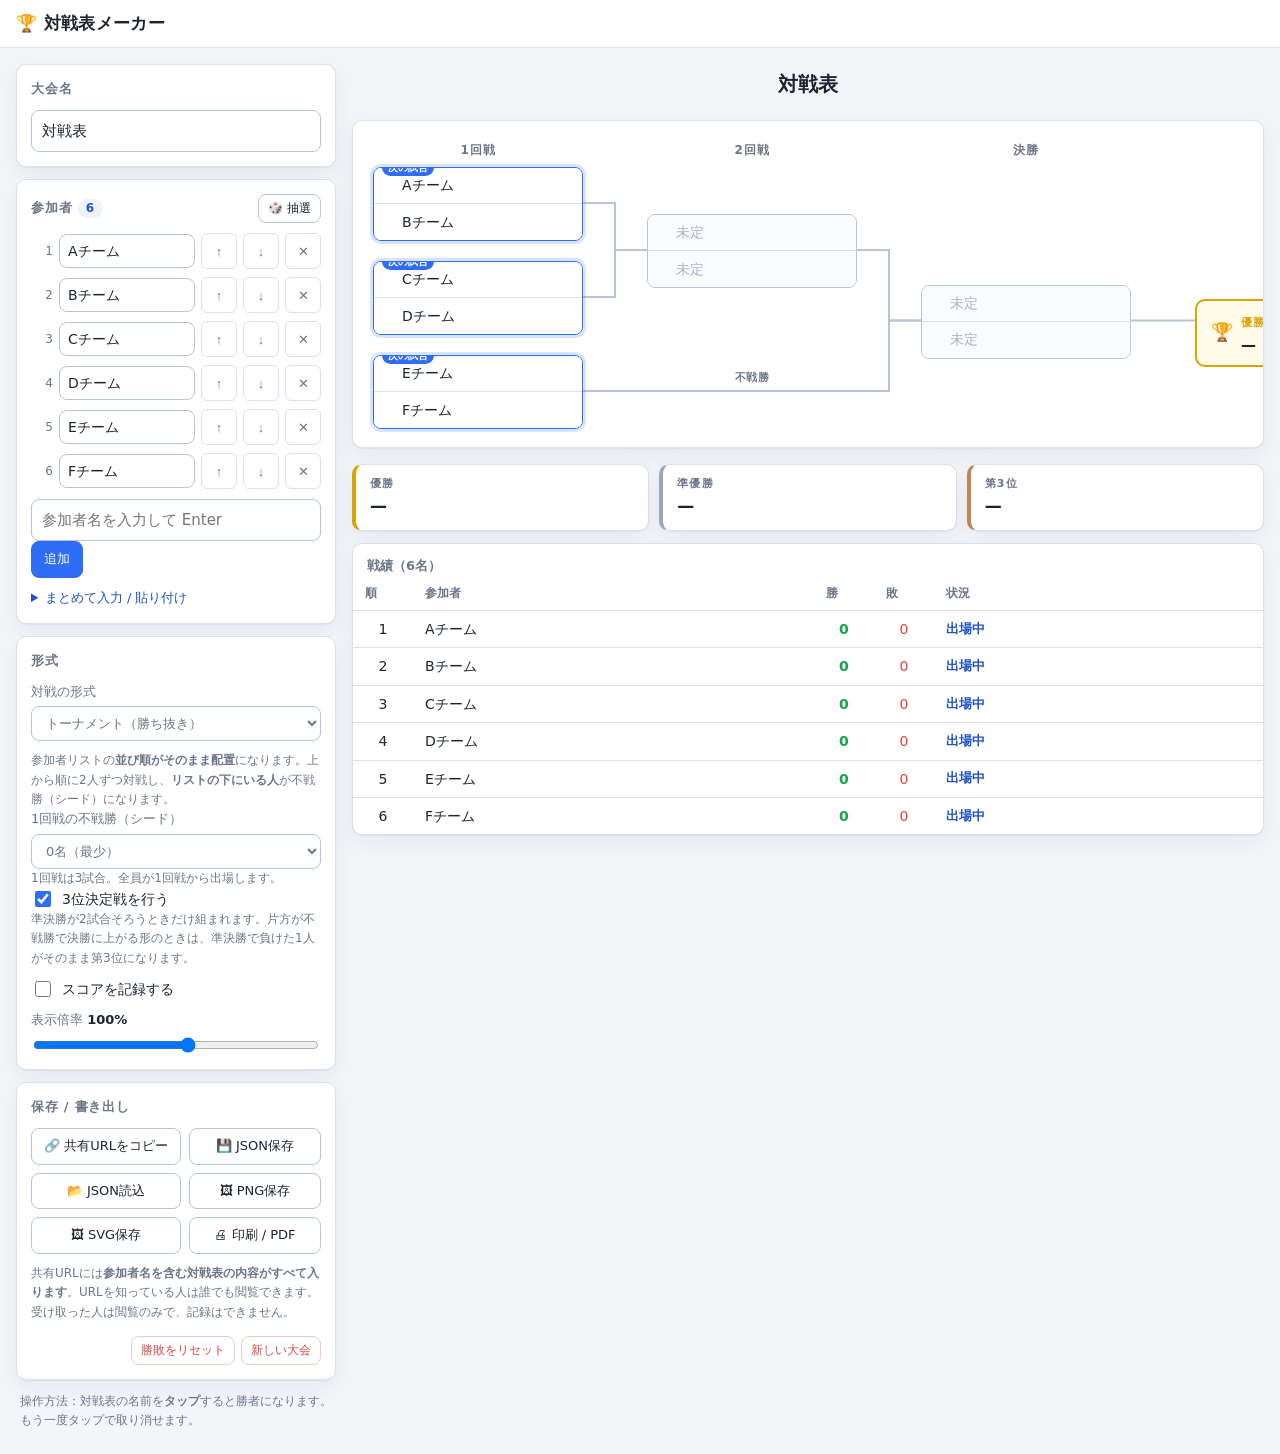
<file: index.html>
<!DOCTYPE html>
<html lang="ja">
<head>
<meta charset="UTF-8">
<meta name="viewport" content="width=device-width, initial-scale=1">
<title>対戦表メーカー</title>
<meta name="description" content="参加者名を入れるだけでトーナメント表・リーグ表を作成。クリックで勝敗を記録できます。">
<link rel="stylesheet" href="assets/style.css">
<link rel="icon" href="data:image/svg+xml,<svg xmlns='http://www.w3.org/2000/svg' viewBox='0 0 16 16'><text y='13' font-size='13'>🏆</text></svg>">
</head>
<body>

<header class="topbar">
  <h1 class="brand">🏆 対戦表メーカー</h1>
  <div class="topbar-actions">
    <button type="button" id="btn-toggle-panel" class="btn ghost">設定パネル</button>
  </div>
</header>

<!-- 共有URLで開いたときだけ表示する -->
<div class="view-banner" id="view-banner" hidden>
  <span>この対戦表は<b>共有された時点のもの</b>です。最新の状況は主催者に確認してください。</span>
  <a class="btn small" href="./">自分で作る</a>
</div>

<div class="layout">

  <!-- ========== 左：設定パネル ========== -->
  <aside class="panel" id="panel">

    <section class="card">
      <h2>大会名</h2>
      <input type="text" id="title" class="input" placeholder="第1回 社内大会" autocomplete="off">
    </section>

    <section class="card">
      <div class="card-head">
        <h2>参加者 <span class="badge" id="player-count">0</span></h2>
        <div class="row-actions">
          <button type="button" id="btn-shuffle" class="btn small" title="組み合わせを抽選します">🎲 抽選</button>
        </div>
      </div>

      <ul class="player-list" id="player-list"></ul>
      <p class="hint" id="size-warning" hidden></p>

      <form id="add-form" class="add-row">
        <input type="text" id="add-input" class="input" placeholder="参加者名を入力して Enter" autocomplete="off">
        <button type="submit" class="btn primary">追加</button>
      </form>

      <details class="bulk">
        <summary>まとめて入力 / 貼り付け</summary>
        <p class="hint">1行に1名。カンマ区切りにも対応しています。</p>
        <textarea id="bulk-text" class="input textarea" rows="7" placeholder="Aチーム&#10;Bチーム&#10;Cチーム"></textarea>
        <div class="row-actions end">
          <button type="button" id="btn-bulk-apply" class="btn primary small">この内容で作成</button>
        </div>
      </details>
    </section>

    <section class="card">
      <h2>形式</h2>
      <label class="field">
        <span>対戦の形式</span>
        <select id="format" class="input">
          <option value="tournament">トーナメント（勝ち抜き）</option>
          <option value="league">リーグ（総当たり）</option>
        </select>
      </label>

      <div id="tournament-opts">
        <p class="hint">参加者リストの<b>並び順がそのまま配置</b>になります。上から順に2人ずつ対戦し、<b>リストの下にいる人</b>が不戦勝（シード）になります。</p>
        <label class="field">
          <span>1回戦の不戦勝（シード）</span>
          <select id="bye-count" class="input"></select>
        </label>
        <p class="hint" id="bye-hint"></p>
        <label class="check"><input type="checkbox" id="opt-third"> 3位決定戦を行う</label>
        <p class="hint">準決勝が2試合そろうときだけ組まれます。片方が不戦勝で決勝に上がる形のときは、準決勝で負けた1人がそのまま第3位になります。</p>
      </div>

      <div id="league-opts" hidden>
        <p class="hint">全員が1回ずつ対戦します。順位は<b>勝点（勝3・分1・敗0）→ 得失点差 → 総得点</b>の順に比較して決めます。</p>
        <p class="hint" id="league-hint"></p>
      </div>

      <label class="check"><input type="checkbox" id="opt-score"> スコアを記録する</label>
      <label class="field">
        <span>表示倍率 <b id="zoom-label">100%</b></span>
        <input type="range" id="zoom" min="40" max="150" step="5" value="100">
      </label>
    </section>

    <section class="card">
      <h2>保存 / 書き出し</h2>
      <div class="grid-btns">
        <button type="button" id="btn-share" class="btn">🔗 共有URLをコピー</button>
        <button type="button" id="btn-export-json" class="btn">💾 JSON保存</button>
        <button type="button" id="btn-import-json" class="btn">📂 JSON読込</button>
        <button type="button" id="btn-export-png" class="btn">🖼 PNG保存</button>
        <button type="button" id="btn-export-svg" class="btn">🖼 SVG保存</button>
        <button type="button" id="btn-print" class="btn">🖨 印刷 / PDF</button>
      </div>
      <p class="hint">共有URLには<b>参加者名を含む対戦表の内容がすべて入ります</b>。URLを知っている人は誰でも閲覧できます。受け取った人は閲覧のみで、記録はできません。</p>
      <input type="file" id="file-json" accept="application/json,.json" hidden>
      <div class="row-actions end mt">
        <button type="button" id="btn-reset-results" class="btn small danger-ghost">勝敗をリセット</button>
        <button type="button" id="btn-new" class="btn small danger-ghost">新しい大会</button>
      </div>
    </section>

    <p class="foot-hint" id="foot-hint"></p>
  </aside>

  <!-- ========== 右：対戦表 ========== -->
  <main class="main">
    <div id="board-title" class="board-title"></div>

    <div class="viewport" id="viewport">
      <div class="bracket-scale" id="bracket-scale">
        <div class="bracket" id="bracket" aria-label="トーナメント表"></div>
        <div class="league" id="league" hidden aria-label="リーグ表"></div>
      </div>
      <p class="empty-msg" id="empty-msg">参加者を2名以上追加すると、対戦表が表示されます。</p>
    </div>

    <section class="results" id="results"></section>
  </main>
</div>

<!-- リーグの記録欄 -->
<div class="overlay" id="record-overlay" hidden>
  <div class="dialog" role="dialog" aria-modal="true" aria-labelledby="rec-title">
    <h3 id="rec-title">対戦の記録</h3>
    <div class="rec-players">
      <div class="rec-row"><span class="rec-name" id="rec-name-a"></span><input type="number" id="rec-score-a" class="input rec-score" min="0" step="1" placeholder="-" aria-label="左側のスコア"></div>
      <div class="rec-vs">対</div>
      <div class="rec-row"><span class="rec-name" id="rec-name-b"></span><input type="number" id="rec-score-b" class="input rec-score" min="0" step="1" placeholder="-" aria-label="右側のスコア"></div>
    </div>
    <div class="rec-btns">
      <button type="button" id="rec-win-a" class="btn"></button>
      <button type="button" id="rec-draw" class="btn">引き分け</button>
      <button type="button" id="rec-win-b" class="btn"></button>
    </div>
    <div class="rec-foot">
      <button type="button" id="rec-clear" class="btn small danger-ghost">未記録に戻す</button>
      <button type="button" id="rec-close" class="btn small">閉じる</button>
    </div>
  </div>
</div>

<div class="toast" id="toast" role="status" aria-live="polite"></div>

<script src="assets/app.js"></script>
</body>
</html>
</file>
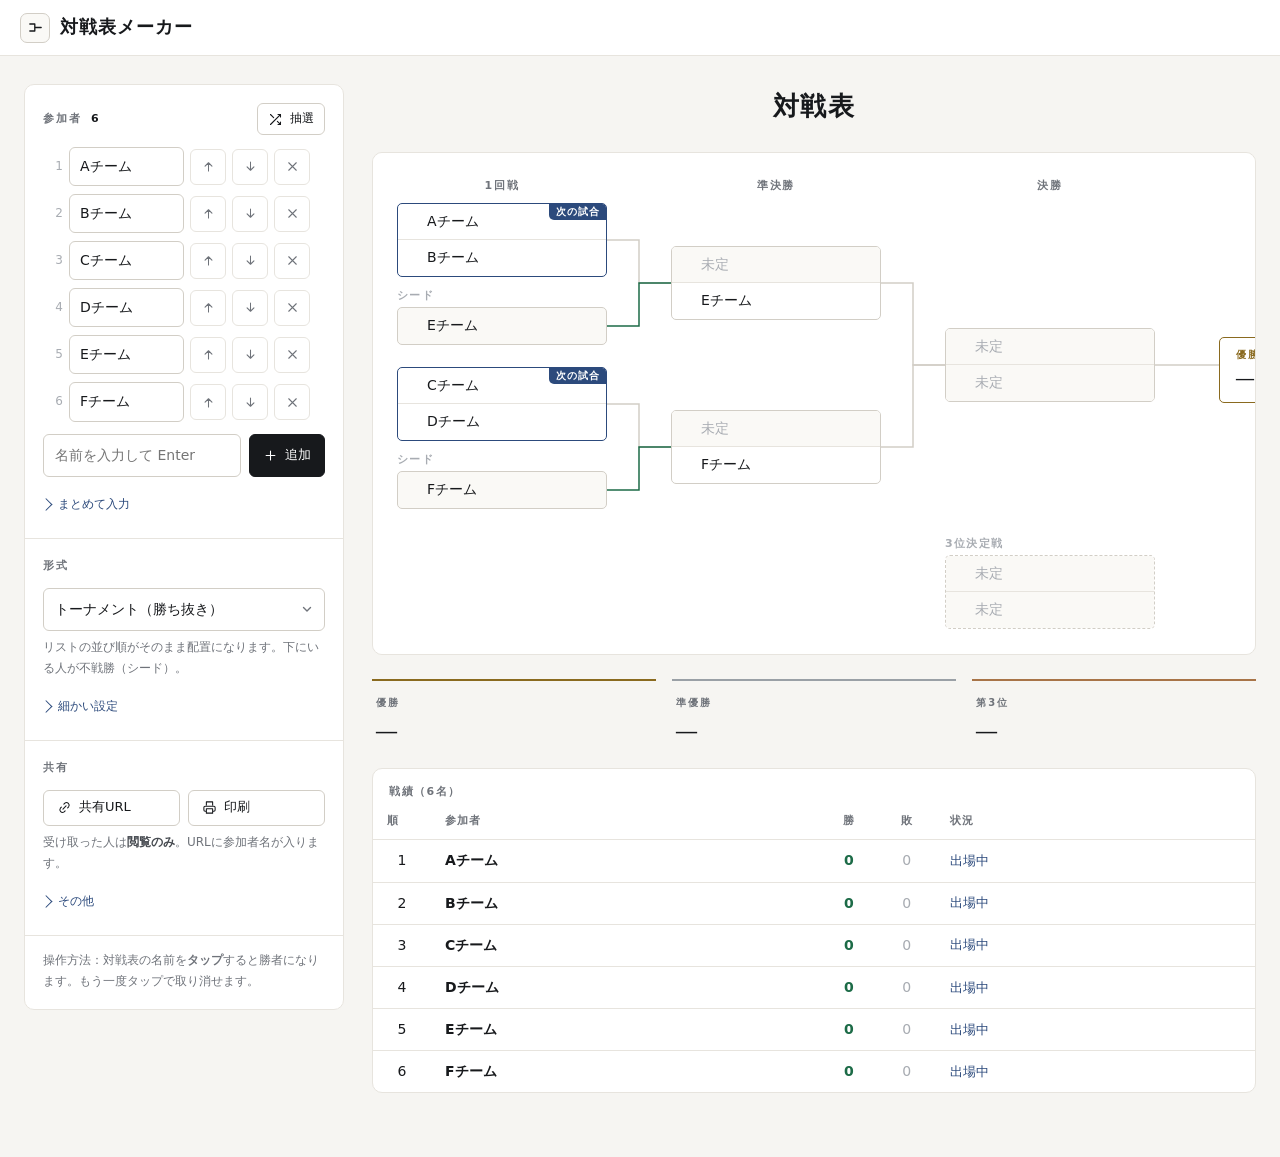
<file: public/index.html>
<!DOCTYPE html>
<html lang="ja">
<head>
<meta charset="UTF-8">
<meta name="viewport" content="width=device-width, initial-scale=1">
<title>対戦表メーカー</title>
<meta name="description" content="参加者名を入れるだけでトーナメント表・リーグ表を作成。タップで勝敗を記録できます。">
<meta name="theme-color" content="#f6f5f2">
<link rel="stylesheet" href="assets/style.css">
<link rel="icon" href="data:image/svg+xml,<svg xmlns='http://www.w3.org/2000/svg' viewBox='0 0 24 24' fill='none' stroke='%2317191c' stroke-width='2' stroke-linecap='round'><path d='M4 7h7M4 17h7M11 7v10M11 12h9'/></svg>">
</head>
<body>

<!-- アイコン。絵文字は使わず、線画で統一する -->
<svg class="sprite" aria-hidden="true" focusable="false">
  <symbol id="i-mark" viewBox="0 0 24 24"><path d="M4 7h7M4 17h7M11 7v10M11 12h9"/></symbol>
  <symbol id="i-link" viewBox="0 0 24 24"><path d="M9.5 14.5l5-5M11 6.5l1.6-1.6a4.3 4.3 0 016 6L17 12.5M13 17.5l-1.6 1.6a4.3 4.3 0 01-6-6L7 11.5"/></symbol>
  <symbol id="i-download" viewBox="0 0 24 24"><path d="M12 3v12M7.5 10.5L12 15l4.5-4.5M4 20h16"/></symbol>
  <symbol id="i-upload" viewBox="0 0 24 24"><path d="M12 15V3M7.5 7.5L12 3l4.5 4.5M4 20h16"/></symbol>
  <symbol id="i-image" viewBox="0 0 24 24"><path d="M4 5h16v14H4zM4 16l4.5-4.5L13 16l3-3 4 4"/><circle cx="9" cy="9" r="1.3"/></symbol>
  <symbol id="i-print" viewBox="0 0 24 24"><path d="M7 8V3h10v5M7 18H5a2 2 0 01-2-2v-4a2 2 0 012-2h14a2 2 0 012 2v4a2 2 0 01-2 2h-2M7 14h10v7H7z"/></symbol>
  <symbol id="i-shuffle" viewBox="0 0 24 24"><path d="M16 4h4v4M20 4l-6.5 6.5M16 20h4v-4M20 20l-5-5M4 4l5 5M4 20L20 4"/></symbol>
  <symbol id="i-plus" viewBox="0 0 24 24"><path d="M12 5v14M5 12h14"/></symbol>
  <symbol id="i-up" viewBox="0 0 24 24"><path d="M12 19V6M6.5 11.5L12 6l5.5 5.5"/></symbol>
  <symbol id="i-down" viewBox="0 0 24 24"><path d="M12 5v13M6.5 12.5L12 18l5.5-5.5"/></symbol>
  <symbol id="i-close" viewBox="0 0 24 24"><path d="M6 6l12 12M18 6L6 18"/></symbol>
  <symbol id="i-menu" viewBox="0 0 24 24"><path d="M4 7h16M4 12h16M4 17h16"/></symbol>
</svg>

<header class="topbar">
  <div class="brand">
    <span class="brand-badge"><svg class="brand-mark" aria-hidden="true"><use href="#i-mark"/></svg></span>
    <span class="brand-name">対戦表メーカー</span>
  </div>
  <button type="button" id="btn-toggle-panel" class="btn quiet">
    <svg class="i" aria-hidden="true"><use href="#i-menu"/></svg>設定
  </button>
</header>

<!-- 共有URLで開いたときだけ表示する -->
<div class="view-banner" id="view-banner" hidden>
  <span>この対戦表は<b>共有された時点のもの</b>です。最新の状況は主催者に確認してください。</span>
  <a class="btn small" href="./">自分で作る</a>
</div>

<div class="layout">

  <!-- ========== 左：設定 ==========
       よく使うものだけを常時表示し、それ以外は折りたたむ -->
  <aside class="panel" id="panel">

    <section class="block">
      <div class="block-head">
        <h2 class="block-title">参加者 <span class="count" id="player-count">0</span></h2>
        <button type="button" id="btn-shuffle" class="btn small" title="組み合わせをランダムに入れ替えます">
          <svg class="i" aria-hidden="true"><use href="#i-shuffle"/></svg>抽選
        </button>
      </div>

      <ul class="player-list" id="player-list"></ul>
      <p class="note warn" id="size-warning" hidden></p>

      <form id="add-form" class="add-row">
        <input type="text" id="add-input" class="input" placeholder="名前を入力して Enter" autocomplete="off">
        <button type="submit" class="btn primary" aria-label="参加者を追加">
          <svg class="i" aria-hidden="true"><use href="#i-plus"/></svg>追加
        </button>
      </form>

      <details class="fold bulk">
        <summary>まとめて入力</summary>
        <div class="fold-body">
          <textarea id="bulk-text" class="input textarea" rows="6" placeholder="1行に1名。カンマ区切りも可&#10;&#10;Aチーム&#10;Bチーム"></textarea>
          <div class="row end">
            <button type="button" id="btn-bulk-apply" class="btn primary small">この内容で作成</button>
          </div>
        </div>
      </details>
    </section>

    <section class="block">
      <h2 class="block-title">形式</h2>
      <select id="format" class="input" aria-label="対戦の形式">
        <option value="tournament">トーナメント（勝ち抜き）</option>
        <option value="league">リーグ（総当たり）</option>
      </select>
      <p class="note" id="format-hint"></p>

      <details class="fold" id="detail-opts">
        <summary>細かい設定</summary>
        <div class="fold-body">
          <div id="tournament-opts">
            <div class="field">
              <label for="bye-count">1回戦の不戦勝（シード）</label>
              <select id="bye-count" class="input"></select>
              <p class="note" id="bye-hint"></p>
            </div>
            <label class="check"><input type="checkbox" id="opt-third"><span>3位決定戦を行う</span></label>
            <p class="note">準決勝が2試合そろうときだけ組まれます。片方が不戦勝で決勝に上がる形のときは、準決勝で負けた1人がそのまま第3位になります。</p>
          </div>

          <div id="league-opts" hidden>
            <p class="note">順位は<b>勝点（勝3・分1・敗0）→ 得失点差 → 総得点</b>の順に比較します。同じなら同順位で並べます。</p>
          </div>

          <label class="check"><input type="checkbox" id="opt-score"><span>スコアを記録する</span></label>

          <div class="field">
            <label for="zoom">表示倍率 <b id="zoom-label">100%</b></label>
            <input type="range" id="zoom" min="40" max="150" step="5" value="100">
          </div>
        </div>
      </details>
    </section>

    <section class="block">
      <h2 class="block-title">共有</h2>
      <div class="btn-grid">
        <button type="button" id="btn-share" class="btn"><svg class="i" aria-hidden="true"><use href="#i-link"/></svg>共有URL</button>
        <button type="button" id="btn-print" class="btn"><svg class="i" aria-hidden="true"><use href="#i-print"/></svg>印刷</button>
      </div>
      <p class="note">受け取った人は<b>閲覧のみ</b>。URLに参加者名が入ります。</p>

      <details class="fold">
        <summary>その他</summary>
        <div class="fold-body">
          <div class="btn-grid">
            <button type="button" id="btn-export-json" class="btn"><svg class="i" aria-hidden="true"><use href="#i-download"/></svg>JSON保存</button>
            <button type="button" id="btn-import-json" class="btn"><svg class="i" aria-hidden="true"><use href="#i-upload"/></svg>JSON読込</button>
            <button type="button" id="btn-export-png" class="btn"><svg class="i" aria-hidden="true"><use href="#i-image"/></svg>PNG</button>
            <button type="button" id="btn-export-svg" class="btn"><svg class="i" aria-hidden="true"><use href="#i-image"/></svg>SVG</button>
          </div>
          <input type="file" id="file-json" accept="application/json,.json" hidden>
          <div class="row end">
            <button type="button" id="btn-reset-results" class="btn small danger">勝敗をリセット</button>
            <button type="button" id="btn-new" class="btn small danger">新しい大会</button>
          </div>
        </div>
      </details>
    </section>

    <p class="panel-foot" id="foot-hint"></p>
  </aside>

  <!-- ========== 右：対戦表 ========== -->
  <main class="main">
    <!-- 大会名は見出しをそのまま書き換える -->
    <input type="text" id="title" class="board-title" placeholder="大会名を入力" autocomplete="off" aria-label="大会名">

    <div class="viewport" id="viewport">
      <div class="bracket-scale" id="bracket-scale">
        <div class="bracket" id="bracket" aria-label="トーナメント表"></div>
        <div class="league" id="league" hidden aria-label="リーグ表"></div>
      </div>
      <p class="empty-msg" id="empty-msg">参加者を2名以上追加すると、対戦表が表示されます。</p>
    </div>

    <section class="results" id="results"></section>
  </main>
</div>

<!-- リーグの記録欄 -->
<div class="overlay" id="record-overlay" hidden>
  <div class="dialog" role="dialog" aria-modal="true" aria-labelledby="rec-title">
    <div class="dialog-head">
      <h3 id="rec-title">対戦の記録</h3>
      <button type="button" id="rec-close" class="icon-btn" title="閉じる" aria-label="閉じる"><svg class="i" aria-hidden="true"><use href="#i-close"/></svg></button>
    </div>
    <div class="rec-players">
      <div class="rec-row">
        <span class="rec-name" id="rec-name-a"></span>
        <input type="number" id="rec-score-a" class="input rec-score" min="0" step="1" placeholder="-" aria-label="左側のスコア">
      </div>
      <div class="rec-vs">対</div>
      <div class="rec-row">
        <span class="rec-name" id="rec-name-b"></span>
        <input type="number" id="rec-score-b" class="input rec-score" min="0" step="1" placeholder="-" aria-label="右側のスコア">
      </div>
    </div>
    <div class="rec-btns">
      <button type="button" id="rec-win-a" class="btn"></button>
      <button type="button" id="rec-draw" class="btn">引き分け</button>
      <button type="button" id="rec-win-b" class="btn"></button>
    </div>
    <div class="rec-foot">
      <button type="button" id="rec-clear" class="btn small danger">未記録に戻す</button>
    </div>
  </div>
</div>

<div class="toast" id="toast" role="status" aria-live="polite"></div>

<script src="assets/app.js"></script>
</body>
</html>
</file>
<file: assets/style.css>
/* ===========================================================
   トーナメント表メーカー / スタイル
   =========================================================== */

:root {
  --bg: #f3f5f9;
  --surface: #ffffff;
  --line: #d9dfeb;
  --line-strong: #b9c3d6;
  --text: #1d2430;
  --muted: #6b7688;
  --primary: #2f6df6;
  --primary-dark: #1f52c9;
  --win: #16a34a;
  --win-bg: #e8f7ee;
  --lose: #94a3b8;
  --gold: #d9a300;
  --danger: #d94848;
  --radius: 10px;
  --shadow: 0 1px 2px rgba(20, 30, 60, .06), 0 8px 24px rgba(20, 30, 60, .06);

  /* トーナメント表のレイアウト定数（app.js の LAYOUT と一致させること） */
  --match-w: 210px;
  --slot-h: 36px;
}

* { box-sizing: border-box; }

html, body {
  margin: 0;
  padding: 0;
  background: var(--bg);
  color: var(--text);
  font-family: "Hiragino Kaku Gothic ProN", "Yu Gothic", "Meiryo", system-ui, -apple-system, "Segoe UI", sans-serif;
  font-size: 15px;
  line-height: 1.6;
}

h1, h2 { margin: 0; font-weight: 700; }

/* ---------- ヘッダ ---------- */
.topbar {
  display: flex;
  align-items: center;
  justify-content: space-between;
  gap: 12px;
  padding: 10px 16px;
  background: var(--surface);
  border-bottom: 1px solid var(--line);
  position: sticky;
  top: 0;
  z-index: 20;
}
.brand { font-size: 17px; letter-spacing: .02em; }
.topbar-actions { display: flex; gap: 8px; }
#btn-toggle-panel { display: none; }

/* ---------- レイアウト ---------- */
.layout {
  display: grid;
  grid-template-columns: 320px minmax(0, 1fr);
  align-items: start;
  gap: 16px;
  padding: 16px;
  max-width: 1600px;
  margin: 0 auto;
}
.panel { display: flex; flex-direction: column; gap: 12px; position: sticky; top: 64px; }
.main { min-width: 0; display: flex; flex-direction: column; gap: 16px; }

/* ---------- カード ---------- */
.card {
  background: var(--surface);
  border: 1px solid var(--line);
  border-radius: var(--radius);
  box-shadow: var(--shadow);
  padding: 14px;
  display: flex;
  flex-direction: column;
  gap: 10px;
}
.card h2 { font-size: 13px; color: var(--muted); letter-spacing: .06em; }
.card-head { display: flex; align-items: center; justify-content: space-between; gap: 8px; }
.badge {
  display: inline-block;
  background: #eef2fb;
  color: var(--primary-dark);
  border-radius: 999px;
  padding: 0 8px;
  font-size: 12px;
  font-weight: 700;
}

/* ---------- フォーム部品 ---------- */
.input {
  width: 100%;
  padding: 8px 10px;
  border: 1px solid var(--line-strong);
  border-radius: 8px;
  background: #fff;
  color: inherit;
  font: inherit;
}
.input:focus { outline: 2px solid rgba(47, 109, 246, .35); outline-offset: 1px; border-color: var(--primary); }
.textarea { resize: vertical; font-size: 14px; line-height: 1.5; }
.field { display: flex; flex-direction: column; gap: 4px; font-size: 13px; color: var(--muted); }
.field b { color: var(--text); }
.check { display: flex; align-items: center; gap: 8px; font-size: 14px; cursor: pointer; }
.check input { width: 16px; height: 16px; accent-color: var(--primary); }

.btn {
  padding: 7px 12px;
  border: 1px solid var(--line-strong);
  border-radius: 8px;
  background: #fff;
  color: var(--text);
  font: inherit;
  font-size: 13px;
  cursor: pointer;
  white-space: nowrap;
  transition: background .12s, border-color .12s, transform .05s;
}
.btn:hover { background: #f1f4fa; border-color: var(--primary); }
.btn:active { transform: translateY(1px); }
.btn.primary { background: var(--primary); border-color: var(--primary); color: #fff; }
.btn.primary:hover { background: var(--primary-dark); }
.btn.small { padding: 4px 9px; font-size: 12px; }
.btn.ghost { border-color: transparent; background: #eef2fb; }
.btn.danger-ghost { color: var(--danger); border-color: #f0c9c9; }
.btn.danger-ghost:hover { background: #fdf0f0; border-color: var(--danger); }
.grid-btns { display: grid; grid-template-columns: 1fr 1fr; gap: 8px; }
.row-actions { display: flex; gap: 6px; flex-wrap: wrap; }
.row-actions.end { justify-content: flex-end; }
.mt { margin-top: 4px; }
.hint, .foot-hint { font-size: 12px; color: var(--muted); margin: 0; }
.foot-hint { padding: 0 4px 8px; }

/* ---------- 参加者リスト ---------- */
.player-list { list-style: none; margin: 0; padding: 0; display: flex; flex-direction: column; gap: 8px; max-height: 340px; overflow-y: auto; }
.player-row { display: flex; align-items: center; gap: 6px; }
.player-row .no { width: 22px; text-align: right; font-size: 12px; color: var(--muted); flex: none; }
.player-row .input { padding: 5px 8px; font-size: 14px; }
/* 見た目は36px、タップ領域は透明な疑似要素で44pxまで広げる */
.icon-btn {
  flex: none;
  position: relative;
  width: 36px; height: 36px;
  display: grid; place-items: center;
  border: 1px solid var(--line);
  border-radius: 6px;
  background: #fff;
  color: var(--muted);
  cursor: pointer;
  font-size: 13px;
  line-height: 1;
}
.icon-btn::after {
  content: "";
  position: absolute;
  inset: -4px;
}
.icon-btn:hover { border-color: var(--primary); color: var(--primary); background: #f1f4fa; }
.icon-btn.remove:hover { border-color: var(--danger); color: var(--danger); background: #fdf0f0; }
.bulk summary { font-size: 13px; color: var(--primary-dark); cursor: pointer; }
.bulk[open] summary { margin-bottom: 8px; }
.bulk { display: flex; flex-direction: column; gap: 8px; }

/* ---------- トーナメント表 ---------- */
.board-title {
  font-size: 20px;
  font-weight: 700;
  text-align: center;
  padding: 4px 0;
  min-height: 1em;
}
.viewport {
  background: var(--surface);
  border: 1px solid var(--line);
  border-radius: var(--radius);
  box-shadow: var(--shadow);
  padding: 20px;
  overflow: auto;
}
.bracket-scale { transform-origin: top left; }
.bracket { position: relative; }
.empty-msg { color: var(--muted); text-align: center; padding: 40px 10px; margin: 0; }

.lines { position: absolute; inset: 0; overflow: visible; pointer-events: none; }
.lines path { fill: none; stroke: var(--line-strong); stroke-width: 2; }
.lines path.done { stroke: var(--win); }

.round-label {
  position: absolute;
  font-size: 12px;
  font-weight: 700;
  color: var(--muted);
  letter-spacing: .08em;
  text-align: center;
  width: var(--match-w);
}

.match {
  position: absolute;
  width: var(--match-w);
  border: 1px solid var(--line-strong);
  border-radius: 8px;
  background: #fff;
  overflow: hidden;
}
.match.third { border-style: dashed; }
.match.seed { background: #fbfcfe; }
.match-tag {
  position: absolute;
  font-size: 11px;
  font-weight: 700;
  color: var(--muted);
  letter-spacing: .06em;
}
/* 不戦勝ラベルは線の上に中央寄せで置く */
.match-tag.center { width: var(--match-w); text-align: center; }

.slot {
  display: flex;
  align-items: center;
  gap: 6px;
  width: 100%;
  height: var(--slot-h);
  padding: 0 8px;
  border: 0;
  border-bottom: 1px solid var(--line);
  background: #fff;
  font: inherit;
  font-size: 14px;
  color: inherit;
  text-align: left;
  cursor: pointer;
}
.slot:last-child { border-bottom: 0; }
.slot .mark { flex: none; width: 14px; font-size: 12px; color: var(--muted); }
.slot .nm {
  flex: 1 1 auto;
  min-width: 0;
  overflow: hidden;
  text-overflow: ellipsis;
  white-space: nowrap;
}
.slot .score {
  flex: none;
  width: 38px;
  padding: 1px 4px;
  font-size: 13px;
  text-align: center;
  border: 1px solid var(--line);
  border-radius: 5px;
  background: #fbfcfe;
  color: inherit;
  font-family: inherit;
}
.slot .score::-webkit-outer-spin-button,
.slot .score::-webkit-inner-spin-button { -webkit-appearance: none; margin: 0; }
.slot .score { -moz-appearance: textfield; }

.slot:not(.disabled):hover { background: #eef4ff; }
.slot.win { background: var(--win-bg); font-weight: 700; color: #10692f; }
.slot.win .mark { color: var(--win); }
.slot.lose { color: var(--lose); }
.slot.lose .nm { text-decoration: line-through; }
.slot.empty { color: #a8b1c1; cursor: default; background: #fafbfd; }
.slot.disabled { cursor: default; }

.champion {
  position: absolute;
  display: flex;
  align-items: center;
  gap: 8px;
  padding: 8px 14px;
  border: 2px solid var(--gold);
  border-radius: 10px;
  background: #fffbe9;
  font-weight: 700;
  white-space: nowrap;
}
.champion .cup { font-size: 18px; }
.champion .label { font-size: 11px; color: var(--gold); letter-spacing: .1em; }

/* ---------- 次にやる試合の強調 ---------- */
.match.next { border-color: var(--primary); box-shadow: 0 0 0 3px rgba(47, 109, 246, .18); }
.match.next .next-badge {
  position: absolute;
  top: -9px; left: 8px;
  padding: 0 6px;
  border-radius: 999px;
  background: var(--primary);
  color: #fff;
  font-size: 10px;
  font-weight: 700;
  line-height: 17px;
  z-index: 1;
}

/* ---------- リーグ（星取表） ---------- */
.league { display: inline-block; }
table.cross { border-collapse: collapse; font-size: 14px; background: #fff; }
table.cross th, table.cross td {
  border: 1px solid var(--line-strong);
  padding: 0;
  text-align: center;
  min-width: 52px;
  height: 44px;
}
table.cross thead th {
  background: #f6f8fc;
  font-size: 12px;
  font-weight: 700;
  padding: 4px 6px;
  max-width: 92px;
  overflow: hidden;
  text-overflow: ellipsis;
  white-space: nowrap;
}
table.cross th.rowhead {
  background: #f6f8fc;
  text-align: left;
  padding: 4px 8px;
  font-size: 13px;
  max-width: 140px;
  min-width: 100px;
  overflow: hidden;
  text-overflow: ellipsis;
  white-space: nowrap;
  position: sticky;
  left: 0;
  z-index: 1;
}
table.cross th.corner { position: sticky; left: 0; z-index: 2; }
table.cross td.self { background: repeating-linear-gradient(135deg, #eef1f7 0 6px, #f7f9fc 6px 12px); }
.cell {
  display: flex;
  flex-direction: column;
  align-items: center;
  justify-content: center;
  gap: 1px;
  width: 100%;
  height: 100%;
  min-height: 44px;
  border: 0;
  background: none;
  font: inherit;
  color: inherit;
  cursor: pointer;
}
.cell:hover { background: #eef4ff; }
.cell .mk { font-size: 16px; line-height: 1; }
.cell .sc { font-size: 11px; color: var(--muted); font-variant-numeric: tabular-nums; }
.cell.win .mk { color: var(--win); }
.cell.lose .mk { color: var(--danger); }
.cell.draw .mk { color: var(--muted); }
.cell.todo { background: #f2f7ff; }
.cell.todo .mk { color: var(--primary); font-size: 12px; font-weight: 700; }
.league-note { margin: 10px 0 0; font-size: 12px; color: var(--muted); }

/* ---------- 記録欄（リーグ） ---------- */
.overlay {
  position: fixed;
  inset: 0;
  background: rgba(20, 28, 45, .45);
  display: grid;
  place-items: center;
  padding: 16px;
  z-index: 60;
}
.overlay[hidden] { display: none; }
.dialog {
  width: min(420px, 100%);
  background: var(--surface);
  border-radius: 14px;
  padding: 18px;
  box-shadow: 0 20px 60px rgba(10, 20, 40, .3);
  display: flex;
  flex-direction: column;
  gap: 14px;
}
.dialog h3 { margin: 0; font-size: 14px; color: var(--muted); letter-spacing: .06em; }
.rec-players { display: flex; align-items: center; gap: 10px; }
.rec-row { flex: 1 1 0; min-width: 0; display: flex; flex-direction: column; gap: 6px; align-items: center; }
.rec-name { font-size: 16px; font-weight: 700; text-align: center; overflow-wrap: anywhere; }
.rec-score { width: 72px; text-align: center; }
.rec-vs { flex: none; color: var(--muted); font-size: 13px; }
.rec-btns { display: flex; flex-direction: column; gap: 8px; }
.rec-btns .btn { padding: 11px 12px; font-size: 14px; }
.rec-foot { display: flex; justify-content: space-between; }

/* ---------- 共有時の閲覧バナー ---------- */
.view-banner {
  display: flex;
  align-items: center;
  justify-content: center;
  gap: 12px;
  flex-wrap: wrap;
  padding: 8px 16px;
  background: #fff7e6;
  border-bottom: 1px solid #f0d9a8;
  font-size: 13px;
}
.view-banner[hidden] { display: none; }
body.view-only .layout { grid-template-columns: minmax(0, 1fr); }
body.view-only .panel,
body.view-only #btn-toggle-panel { display: none; }
body.view-only .slot, body.view-only .cell { cursor: default; }

/* ---------- 結果 ---------- */
.results { display: flex; flex-direction: column; gap: 12px; }
.podium { display: flex; gap: 10px; flex-wrap: wrap; }
.podium-item {
  flex: 1 1 160px;
  background: var(--surface);
  border: 1px solid var(--line);
  border-left: 4px solid var(--line-strong);
  border-radius: var(--radius);
  padding: 10px 14px;
  box-shadow: var(--shadow);
}
.podium-item .rank { font-size: 11px; color: var(--muted); letter-spacing: .1em; font-weight: 700; }
.podium-item .who { font-size: 17px; font-weight: 700; }
.podium-item.p1 { border-left-color: var(--gold); }
.podium-item.p2 { border-left-color: #9aa7b8; }
.podium-item.p3 { border-left-color: #c08457; }

.table-wrap {
  background: var(--surface);
  border: 1px solid var(--line);
  border-radius: var(--radius);
  box-shadow: var(--shadow);
  overflow: auto;
}
table.records { width: 100%; border-collapse: collapse; font-size: 14px; }
table.records caption { text-align: left; padding: 12px 14px 0; font-size: 13px; color: var(--muted); font-weight: 700; }
table.records th, table.records td { padding: 7px 12px; border-bottom: 1px solid var(--line); text-align: left; white-space: nowrap; }
table.records th { font-size: 12px; color: var(--muted); font-weight: 700; }
table.records td.num { text-align: center; width: 60px; font-variant-numeric: tabular-nums; }
table.records tr:last-child td { border-bottom: 0; }
table.records td.win-n { color: var(--win); font-weight: 700; }
table.records td.lose-n { color: var(--danger); }
table.records .status { color: var(--muted); font-size: 13px; }
table.records .status.alive { color: var(--primary-dark); font-weight: 700; }
table.records .status.champ { color: var(--gold); font-weight: 700; }

/* ---------- トースト ---------- */
.toast {
  position: fixed;
  left: 50%;
  bottom: 24px;
  transform: translate(-50%, 20px);
  background: #1d2430;
  color: #fff;
  padding: 9px 16px;
  border-radius: 999px;
  font-size: 14px;
  opacity: 0;
  pointer-events: none;
  transition: opacity .2s, transform .2s;
  z-index: 50;
}
.toast.show { opacity: 1; transform: translate(-50%, 0); }

/* ---------- レスポンシブ ---------- */
@media (max-width: 900px) {
  .layout { grid-template-columns: 1fr; }
  .panel { position: static; }
  .panel.hidden { display: none; }
  #btn-toggle-panel { display: inline-block; }
}

/* ---------- 印刷 ---------- */
@media print {
  .topbar, .panel, .results .table-wrap, .toast { display: none !important; }
  .layout { display: block; padding: 0; }
  .viewport { border: 0; box-shadow: none; padding: 0; overflow: visible; }
  .board-title { font-size: 22px; margin-bottom: 8px; }
  body { background: #fff; }
  .podium-item { break-inside: avoid; }
}
</file>
<file: public/assets/style.css>
/* ===========================================================
   対戦表メーカー / スタイル

   考え方：印刷された「大会要項」。
   - 見出しは明朝、本文はゴシック。数字は等幅で揃える
   - 影に頼らず、細い罫線と余白で構造を作る
   - 色は3つだけ。藍＝操作、深緑＝勝ち、臙脂＝取り消し系
   - アイコンは線画（絵文字は使わない）
   =========================================================== */

:root {
  /* 紙とインク */
  --paper:      #f6f5f2;
  --surface:    #ffffff;
  --surface-2:  #faf9f6;
  --ink:        #17191c;
  --ink-2:      #464a50;
  --muted:      #6f737a;   /* 白背景で 4.76:1（WCAG AA） */
  --faint:      #a8acb2;
  --line:       #e7e4de;
  --line-2:     #d2cec6;

  /* 役割色 */
  --accent:      #2c4a7c;   /* 藍：操作・進行中 */
  --accent-weak: #eef1f7;
  --win:         #1c6b47;   /* 深緑：勝ち */
  --win-weak:    #ecf4ef;
  --danger:      #9d2b3a;   /* 臙脂：取り消し・破壊的操作 */
  --danger-weak: #fbf1f2;
  --gold:        #8a6a1f;   /* 優勝 */

  --r:    6px;
  --r-lg: 10px;

  --sans: "Hiragino Kaku Gothic ProN", "Hiragino Sans", "Yu Gothic Medium", "Yu Gothic",
          "Noto Sans JP", system-ui, -apple-system, "Segoe UI", sans-serif;
  --serif: "Hiragino Mincho ProN", "Yu Mincho", YuMincho, "Noto Serif JP", "Times New Roman", serif;

  /* 対戦表のレイアウト定数（app.js の LAYOUT と一致させること） */
  --match-w: 210px;
  --slot-h: 36px;
}

* { box-sizing: border-box; }

html, body {
  margin: 0;
  padding: 0;
  background: var(--paper);
  color: var(--ink);
  font-family: var(--sans);
  font-size: 15px;
  line-height: 1.65;
  -webkit-font-smoothing: antialiased;
  text-size-adjust: 100%;
}

h1, h2, h3 { margin: 0; font-weight: 600; }
.sprite { display: none; }

/* 線画アイコン */
.i {
  width: 15px; height: 15px;
  flex: none;
  fill: none;
  stroke: currentColor;
  stroke-width: 1.7;
  stroke-linecap: round;
  stroke-linejoin: round;
}

:focus-visible {
  outline: 2px solid var(--accent);
  outline-offset: 2px;
  border-radius: 3px;
}

/* ---------- ヘッダ ---------- */
.topbar {
  display: flex;
  align-items: center;
  justify-content: space-between;
  gap: 12px;
  height: 56px;
  padding: 0 20px;
  background: var(--surface);
  border-bottom: 1px solid var(--line);
  position: sticky;
  top: 0;
  z-index: 20;
}
.brand { display: flex; align-items: center; gap: 10px; }
.brand-badge {
  display: grid;
  place-items: center;
  width: 30px; height: 30px;
  border: 1px solid var(--line-2);
  border-radius: 7px;
  background: var(--surface-2);
}
.brand-mark {
  width: 17px; height: 17px;
  fill: none; stroke: var(--ink); stroke-width: 1.9; stroke-linecap: round; stroke-linejoin: round;
}
.brand-name {
  font-family: var(--serif);
  font-size: 18px;
  font-weight: 600;
  letter-spacing: .06em;
}
#btn-toggle-panel { display: none; }

/* ---------- レイアウト ---------- */
.layout {
  display: grid;
  grid-template-columns: 320px minmax(0, 1fr);
  align-items: start;
  gap: 28px;
  max-width: 1560px;
  margin: 0 auto;
  padding: 28px 24px 64px;
}
.main { min-width: 0; display: flex; flex-direction: column; gap: 24px; }

/* ---------- 設定パネル：1枚の紙に罫線で仕切る ---------- */
.panel {
  background: var(--surface);
  border: 1px solid var(--line);
  border-radius: var(--r-lg);
  position: sticky;
  top: 84px;
  overflow: hidden;
}
.block { padding: 18px 18px 20px; border-top: 1px solid var(--line); }
.block:first-child { border-top: 0; }
.block-head { display: flex; align-items: center; justify-content: space-between; gap: 8px; margin-bottom: 12px; }
.block-title {
  font-size: 11px;
  font-weight: 700;
  letter-spacing: .16em;
  color: var(--muted);
  margin-bottom: 12px;
}
.block-head .block-title { margin: 0; }
.count {
  display: inline-block;
  margin-left: 4px;
  color: var(--ink);
  font-variant-numeric: tabular-nums;
  letter-spacing: 0;
}
.panel-foot {
  margin: 0;
  padding: 14px 18px 18px;
  border-top: 1px solid var(--line);
  font-size: 12px;
  line-height: 1.7;
  color: var(--muted);
}

.note {
  margin: 6px 0 0;
  font-size: 12px;
  line-height: 1.75;
  color: var(--muted);
}
.note b { color: var(--ink-2); font-weight: 600; }
.note.warn { color: var(--danger); }

.row { display: flex; gap: 8px; flex-wrap: wrap; margin-top: 12px; }
.row.end { justify-content: flex-end; }

/* ---------- フォーム部品 ---------- */
.input {
  width: 100%;
  padding: 9px 11px;
  border: 1px solid var(--line-2);
  border-radius: var(--r);
  background: var(--surface);
  color: inherit;
  font: inherit;
  font-size: 14px;
  transition: border-color .12s, box-shadow .12s;
}
.input:focus {
  outline: none;
  border-color: var(--accent);
  box-shadow: 0 0 0 3px rgba(44, 74, 124, .12);
}
select.input {
  appearance: none;
  padding-right: 32px;
  background-image: url("data:image/svg+xml,%3Csvg xmlns='http://www.w3.org/2000/svg' viewBox='0 0 12 12'%3E%3Cpath d='M2.5 4.5L6 8l3.5-3.5' fill='none' stroke='%236f737a' stroke-width='1.4' stroke-linecap='round' stroke-linejoin='round'/%3E%3C/svg%3E");
  background-repeat: no-repeat;
  background-position: right 11px center;
  background-size: 12px;
}
.textarea { resize: vertical; line-height: 1.7; }

.field { display: flex; flex-direction: column; gap: 6px; margin-top: 14px; }
.field > label { font-size: 12px; color: var(--muted); }
.field > label b { color: var(--ink); font-variant-numeric: tabular-nums; }

.check {
  display: flex;
  align-items: center;
  gap: 9px;
  margin-top: 14px;
  font-size: 14px;
  cursor: pointer;
}
.check input {
  width: 17px; height: 17px;
  margin: 0;
  accent-color: var(--accent);
  flex: none;
}

input[type="range"] {
  width: 100%;
  accent-color: var(--accent);
}

/* ---------- ボタン ---------- */
.btn {
  display: inline-flex;
  align-items: center;
  justify-content: center;
  gap: 7px;
  min-height: 36px;
  padding: 7px 13px;
  border: 1px solid var(--line-2);
  border-radius: var(--r);
  background: var(--surface);
  color: var(--ink);
  font: inherit;
  font-size: 13px;
  line-height: 1.3;
  cursor: pointer;
  white-space: nowrap;
  transition: background .12s, border-color .12s, color .12s;
}
.btn:hover { background: var(--surface-2); border-color: var(--ink-2); }
.btn:active { background: #f1efeb; }

.btn.primary { background: var(--ink); border-color: var(--ink); color: #fff; }
.btn.primary:hover { background: #000; border-color: #000; }

.btn.quiet { border-color: transparent; background: var(--surface-2); }
.btn.quiet:hover { border-color: var(--line-2); }

.btn.small { min-height: 32px; padding: 5px 10px; font-size: 12px; }

.btn.danger { color: var(--danger); border-color: #e6d3d6; }
.btn.danger:hover { background: var(--danger-weak); border-color: var(--danger); }

.btn-grid { display: grid; grid-template-columns: 1fr 1fr; gap: 8px; }
.btn-grid .btn { justify-content: flex-start; }

.add-row { display: flex; gap: 8px; margin-top: 12px; }
.add-row .input { flex: 1 1 auto; min-width: 0; }

/* ---------- 参加者リスト ---------- */
.player-list {
  list-style: none;
  margin: 0;
  padding: 0;
  display: flex;
  flex-direction: column;
  gap: 8px;
  max-height: 344px;   /* 36px の行 × 8 + 8px の間隔 × 7 */
  overflow-y: auto;
  scrollbar-gutter: stable;
}
.player-row { display: flex; align-items: center; gap: 6px; }
.player-row .no {
  width: 20px;
  flex: none;
  text-align: right;
  font-size: 12px;
  color: var(--faint);
  font-variant-numeric: tabular-nums;
}
.player-row .input { padding: 7px 10px; }

/* 見た目は36px、タップ領域は透明な疑似要素で44pxに広げる */
.icon-btn {
  flex: none;
  position: relative;
  width: 36px; height: 36px;
  display: grid; place-items: center;
  border: 1px solid var(--line);
  border-radius: var(--r);
  background: var(--surface);
  color: var(--muted);
  cursor: pointer;
  transition: color .12s, border-color .12s, background .12s;
}
.icon-btn::after { content: ""; position: absolute; inset: -4px; }
.icon-btn:hover { color: var(--ink); border-color: var(--line-2); background: var(--surface-2); }
.icon-btn.remove:hover { color: var(--danger); border-color: #e6d3d6; background: var(--danger-weak); }

/* 折りたたみ：普段は1行のリンクに見せ、開いたときだけ中身を出す */
.fold { margin-top: 14px; }
.fold > summary {
  display: flex;
  align-items: center;
  gap: 6px;
  width: fit-content;
  padding: 4px 0;
  font-size: 12px;
  color: var(--accent);
  cursor: pointer;
  list-style: none;
}
.fold > summary::-webkit-details-marker { display: none; }
.fold > summary::before {
  content: "";
  width: 8px; height: 8px;
  border-right: 1.4px solid currentColor;
  border-bottom: 1.4px solid currentColor;
  transform: rotate(-45deg) translate(-1px, -1px);
  transition: transform .15s;
}
.fold[open] > summary::before { transform: rotate(45deg) translate(-2px, -2px); }
.fold > summary:hover { color: var(--ink); }
.fold-body { padding-top: 4px; }
.fold-body > .field:first-child,
.fold-body > .check:first-child { margin-top: 8px; }
.bulk .textarea { font-size: 13px; }

/* ---------- 対戦表 ---------- */
/* 大会名は見出しの見た目のまま直接書き換える。枠は近づいたときだけ出す */
.board-title {
  display: block;
  width: 100%;
  padding: 6px 12px;
  border: 1px solid transparent;
  border-radius: var(--r);
  background: none;
  color: var(--ink);
  font-family: var(--serif);
  font-size: 26px;
  font-weight: 600;
  letter-spacing: .04em;
  text-align: center;
  text-overflow: ellipsis;
}
.board-title::placeholder { color: var(--faint); font-weight: 400; }
.board-title:hover { border-color: var(--line); }
.board-title:focus { outline: none; border-color: var(--accent); background: var(--surface); }

.viewport {
  background: var(--surface);
  border: 1px solid var(--line);
  border-radius: var(--r-lg);
  /* 下だけ1px多い。要素の位置が小数になると scrollHeight が切り上がり、
     中身が収まっていても不要な縦スクロールバーが出るのを防ぐため */
  padding: 24px 24px 25px;
  overflow: auto;
}
.bracket-scale { transform-origin: top left; }
.bracket { position: relative; }
.empty-msg {
  margin: 0;
  padding: 48px 12px;
  text-align: center;
  color: var(--muted);
  font-size: 14px;
}

.lines { position: absolute; inset: 0; overflow: visible; pointer-events: none; }
.lines path { fill: none; stroke: var(--line-2); stroke-width: 1.5; }
.lines path.done { stroke: var(--win); }

.round-label {
  position: absolute;
  width: var(--match-w);
  text-align: center;
  font-size: 11px;
  font-weight: 700;
  letter-spacing: .16em;
  color: var(--muted);
}

.match {
  position: absolute;
  width: var(--match-w);
  border: 1px solid var(--line-2);
  border-radius: 5px;
  background: var(--surface);
  overflow: hidden;
}
.match.third { border-style: dashed; }
.match.seed { background: var(--surface-2); }

/* 次にやる試合 */
.match.next { border-color: var(--accent); }
.match.next .next-badge {
  position: absolute;
  top: -1px; right: -1px;
  padding: 0 7px;
  border-bottom-left-radius: 5px;
  background: var(--accent);
  color: #fff;
  font-size: 10px;
  font-weight: 700;
  letter-spacing: .1em;
  line-height: 17px;
  z-index: 1;
}

.match-tag {
  position: absolute;
  font-size: 11px;
  font-weight: 700;
  letter-spacing: .12em;
  color: var(--faint);
}
.match-tag.center { width: var(--match-w); text-align: center; }

.slot {
  display: flex;
  align-items: center;
  gap: 7px;
  width: 100%;
  height: var(--slot-h);
  padding: 0 10px;
  border: 0;
  border-bottom: 1px solid var(--line);
  background: none;
  font: inherit;
  font-size: 14px;
  color: inherit;
  text-align: left;
  cursor: pointer;
}
.slot:last-child { border-bottom: 0; }
.slot .mark { flex: none; width: 12px; font-size: 11px; color: var(--win); }
.slot .nm { flex: 1 1 auto; min-width: 0; overflow: hidden; text-overflow: ellipsis; white-space: nowrap; }
.slot .score {
  flex: none;
  width: 40px;
  padding: 2px 4px;
  border: 1px solid var(--line);
  border-radius: 4px;
  background: var(--surface-2);
  color: inherit;
  font-family: inherit;
  font-size: 13px;
  font-variant-numeric: tabular-nums;
  text-align: center;
}
.slot .score::-webkit-outer-spin-button,
.slot .score::-webkit-inner-spin-button { -webkit-appearance: none; margin: 0; }
.slot .score { -moz-appearance: textfield; }

.slot:not(.disabled):hover { background: var(--accent-weak); }
.slot.win { background: var(--win-weak); color: #12583a; font-weight: 700; }
.slot.lose { color: var(--faint); }
.slot.lose .nm { text-decoration: line-through; text-decoration-thickness: 1px; }
.slot.empty { color: var(--faint); background: var(--surface-2); cursor: default; }
.slot.disabled { cursor: default; }

.champion {
  position: absolute;
  min-width: 168px;
  padding: 9px 16px;
  border: 1px solid var(--gold);
  border-radius: 5px;
  background: var(--surface);
}
.champion .label {
  display: block;
  font-size: 10px;
  font-weight: 700;
  letter-spacing: .22em;
  color: var(--gold);
}
.champion .who {
  display: block;
  font-family: var(--serif);
  font-size: 18px;
  font-weight: 600;
  letter-spacing: .04em;
  white-space: nowrap;
}

/* ---------- 抽選（ルーレット） ---------- */
@keyframes spin-icon { to { transform: rotate(360deg); } }
.btn.spinning .i { animation: spin-icon .55s linear infinite; }
.btn:disabled { opacity: .7; cursor: default; }

/* 回っているあいだは対戦表を触れないようにする */
body.spinning .bracket,
body.spinning .league { pointer-events: none; }

/* 確定した瞬間だけ淡く光らせる */
@keyframes settle {
  from { background: var(--accent-weak); }
  to   { background: var(--surface); }
}
.match.settled { animation: settle .8s ease-out; }
table.cross th.rowhead.settled { animation: settle .8s ease-out; }

@media (prefers-reduced-motion: reduce) {
  .btn.spinning .i { animation: none; }
  .match.settled, table.cross th.rowhead.settled { animation: none; }
}

/* ---------- リーグ（星取表） ---------- */
.league { display: inline-block; }
table.cross { border-collapse: collapse; background: var(--surface); }
table.cross th, table.cross td {
  border: 1px solid var(--line);
  padding: 0;
  min-width: 52px;
  height: 44px;
  text-align: center;
}
table.cross thead th {
  background: var(--surface-2);
  padding: 5px 6px;
  max-width: 92px;
  font-size: 11px;
  font-weight: 700;
  letter-spacing: .06em;
  color: var(--muted);
  font-variant-numeric: tabular-nums;
  overflow: hidden;
  text-overflow: ellipsis;
  white-space: nowrap;
}
table.cross th.rowhead {
  position: sticky;
  left: 0;
  z-index: 1;
  min-width: 108px;
  max-width: 150px;
  padding: 5px 10px;
  background: var(--surface-2);
  text-align: left;
  font-size: 13px;
  font-weight: 600;
  color: var(--ink);
  overflow: hidden;
  text-overflow: ellipsis;
  white-space: nowrap;
}
table.cross th.corner { position: sticky; left: 0; z-index: 2; }
table.cross td.self {
  background:
    repeating-linear-gradient(135deg, var(--line) 0 1px, transparent 1px 9px),
    var(--surface-2);
}

.cell {
  display: flex;
  flex-direction: column;
  align-items: center;
  justify-content: center;
  gap: 1px;
  width: 100%;
  min-height: 44px;
  border: 0;
  background: none;
  font: inherit;
  color: inherit;
  cursor: pointer;
}
.cell:hover { background: var(--accent-weak); }
.cell .mk { font-size: 15px; line-height: 1.2; }
.cell .sc { font-size: 11px; color: var(--muted); font-variant-numeric: tabular-nums; }
.cell.win  .mk { color: var(--win); }
.cell.lose .mk { color: var(--faint); }
.cell.draw .mk { color: var(--ink-2); }
.cell.todo { background: var(--accent-weak); }
.cell.todo .mk { font-size: 11px; font-weight: 700; letter-spacing: .08em; color: var(--accent); }

.league-note { margin: 12px 0 0; font-size: 12px; color: var(--muted); }

/* ---------- 記録欄 ---------- */
.overlay {
  position: fixed;
  inset: 0;
  z-index: 60;
  display: grid;
  place-items: center;
  padding: 16px;
  background: rgba(23, 25, 28, .38);
}
.overlay[hidden] { display: none; }
.dialog {
  width: min(400px, 100%);
  padding: 18px 20px 20px;
  border-radius: var(--r-lg);
  background: var(--surface);
  box-shadow: 0 24px 60px rgba(23, 25, 28, .22);
  display: flex;
  flex-direction: column;
  gap: 16px;
}
.dialog-head { display: flex; align-items: center; justify-content: space-between; }
.dialog-head h3 {
  font-size: 11px;
  font-weight: 700;
  letter-spacing: .16em;
  color: var(--muted);
}
.rec-players { display: flex; align-items: flex-start; gap: 12px; }
.rec-row { flex: 1 1 0; min-width: 0; display: flex; flex-direction: column; align-items: center; gap: 8px; }
.rec-name {
  font-family: var(--serif);
  font-size: 17px;
  font-weight: 600;
  text-align: center;
  overflow-wrap: anywhere;
}
.rec-score { width: 76px; text-align: center; font-variant-numeric: tabular-nums; }
.rec-vs { flex: none; padding-top: 3px; font-size: 12px; color: var(--faint); }
.rec-btns { display: flex; flex-direction: column; gap: 8px; }
.rec-btns .btn { min-height: 44px; font-size: 14px; }
.rec-foot { display: flex; justify-content: flex-end; }

/* ---------- 共有時の閲覧バナー ---------- */
.view-banner {
  display: flex;
  align-items: center;
  justify-content: center;
  gap: 14px;
  flex-wrap: wrap;
  padding: 9px 20px;
  background: #fbf6e9;
  border-bottom: 1px solid #ecdfc0;
  font-size: 13px;
  color: #5c4a1e;
}
.view-banner[hidden] { display: none; }
.view-banner b { color: #3d3110; }
body.view-only .layout { grid-template-columns: minmax(0, 1fr); }
body.view-only .panel,
body.view-only #btn-toggle-panel { display: none; }
body.view-only .slot,
body.view-only .cell { cursor: default; }

/* ---------- 結果 ---------- */
.results { display: flex; flex-direction: column; gap: 20px; }

.podium { display: flex; gap: 16px; flex-wrap: wrap; }
.podium-item {
  flex: 1 1 180px;
  padding: 14px 4px 0;
  border-top: 2px solid var(--line-2);
}
.podium-item.p1 { border-top-color: var(--gold); }
.podium-item.p2 { border-top-color: #9aa0a6; }
.podium-item.p3 { border-top-color: #a87448; }
.podium-item .rank {
  font-size: 10px;
  font-weight: 700;
  letter-spacing: .22em;
  color: var(--muted);
}
.podium-item .who {
  margin-top: 2px;
  font-family: var(--serif);
  font-size: 21px;
  font-weight: 600;
  letter-spacing: .03em;
  overflow-wrap: anywhere;
}

.table-wrap {
  background: var(--surface);
  border: 1px solid var(--line);
  border-radius: var(--r-lg);
  overflow: auto;
}
table.records { width: 100%; border-collapse: collapse; font-size: 14px; }
table.records caption {
  padding: 14px 16px 2px;
  text-align: left;
  font-size: 11px;
  font-weight: 700;
  letter-spacing: .14em;
  color: var(--muted);
}
table.records th, table.records td {
  padding: 9px 14px;
  border-bottom: 1px solid var(--line);
  text-align: left;
  white-space: nowrap;
}
table.records th {
  font-size: 11px;
  font-weight: 700;
  letter-spacing: .1em;
  color: var(--muted);
}
table.records td { font-variant-numeric: tabular-nums; }
table.records td.num, table.records th.num { width: 58px; text-align: center; }
table.records tbody tr:last-child td { border-bottom: 0; }
table.records td.who { font-weight: 600; }
table.records td.win-n { color: var(--win); font-weight: 700; }
table.records td.lose-n { color: var(--faint); }
table.records .status { font-size: 13px; color: var(--muted); }
table.records .status.alive { color: var(--accent); }
table.records .status.champ { color: var(--gold); font-weight: 700; }

/* ---------- トースト ---------- */
.toast {
  position: fixed;
  left: 50%;
  bottom: 24px;
  z-index: 70;
  transform: translate(-50%, 12px);
  padding: 10px 18px;
  border-radius: var(--r);
  background: var(--ink);
  color: #fff;
  font-size: 13px;
  letter-spacing: .02em;
  opacity: 0;
  pointer-events: none;
  transition: opacity .18s ease, transform .18s ease;
}
.toast.show { opacity: 1; transform: translate(-50%, 0); }

/* ---------- レスポンシブ ---------- */
@media (max-width: 1000px) {
  .layout { grid-template-columns: 1fr; gap: 20px; padding: 20px 16px 56px; }
  .panel { position: static; }
  .panel.hidden { display: none; }
  #btn-toggle-panel { display: inline-flex; }
  .board-title { font-size: 22px; }
  .viewport { padding: 16px; }
}
@media (max-width: 380px) {
  .topbar { padding: 0 14px; }
  .layout { padding: 16px 12px 48px; }
  .block { padding: 16px 14px 18px; }
  .btn-grid { grid-template-columns: 1fr; }
}

/* ---------- 印刷 ---------- */
@media print {
  .topbar, .panel, .toast, .overlay, .view-banner, .results .table-wrap { display: none !important; }
  .layout { display: block; padding: 0; max-width: none; }
  .viewport { border: 0; border-radius: 0; padding: 0; overflow: visible; }
  body { background: #fff; }
  .board-title { font-size: 24px; margin-bottom: 12px; border: 0; padding: 0; }
  .podium-item { break-inside: avoid; }
}
</file>
